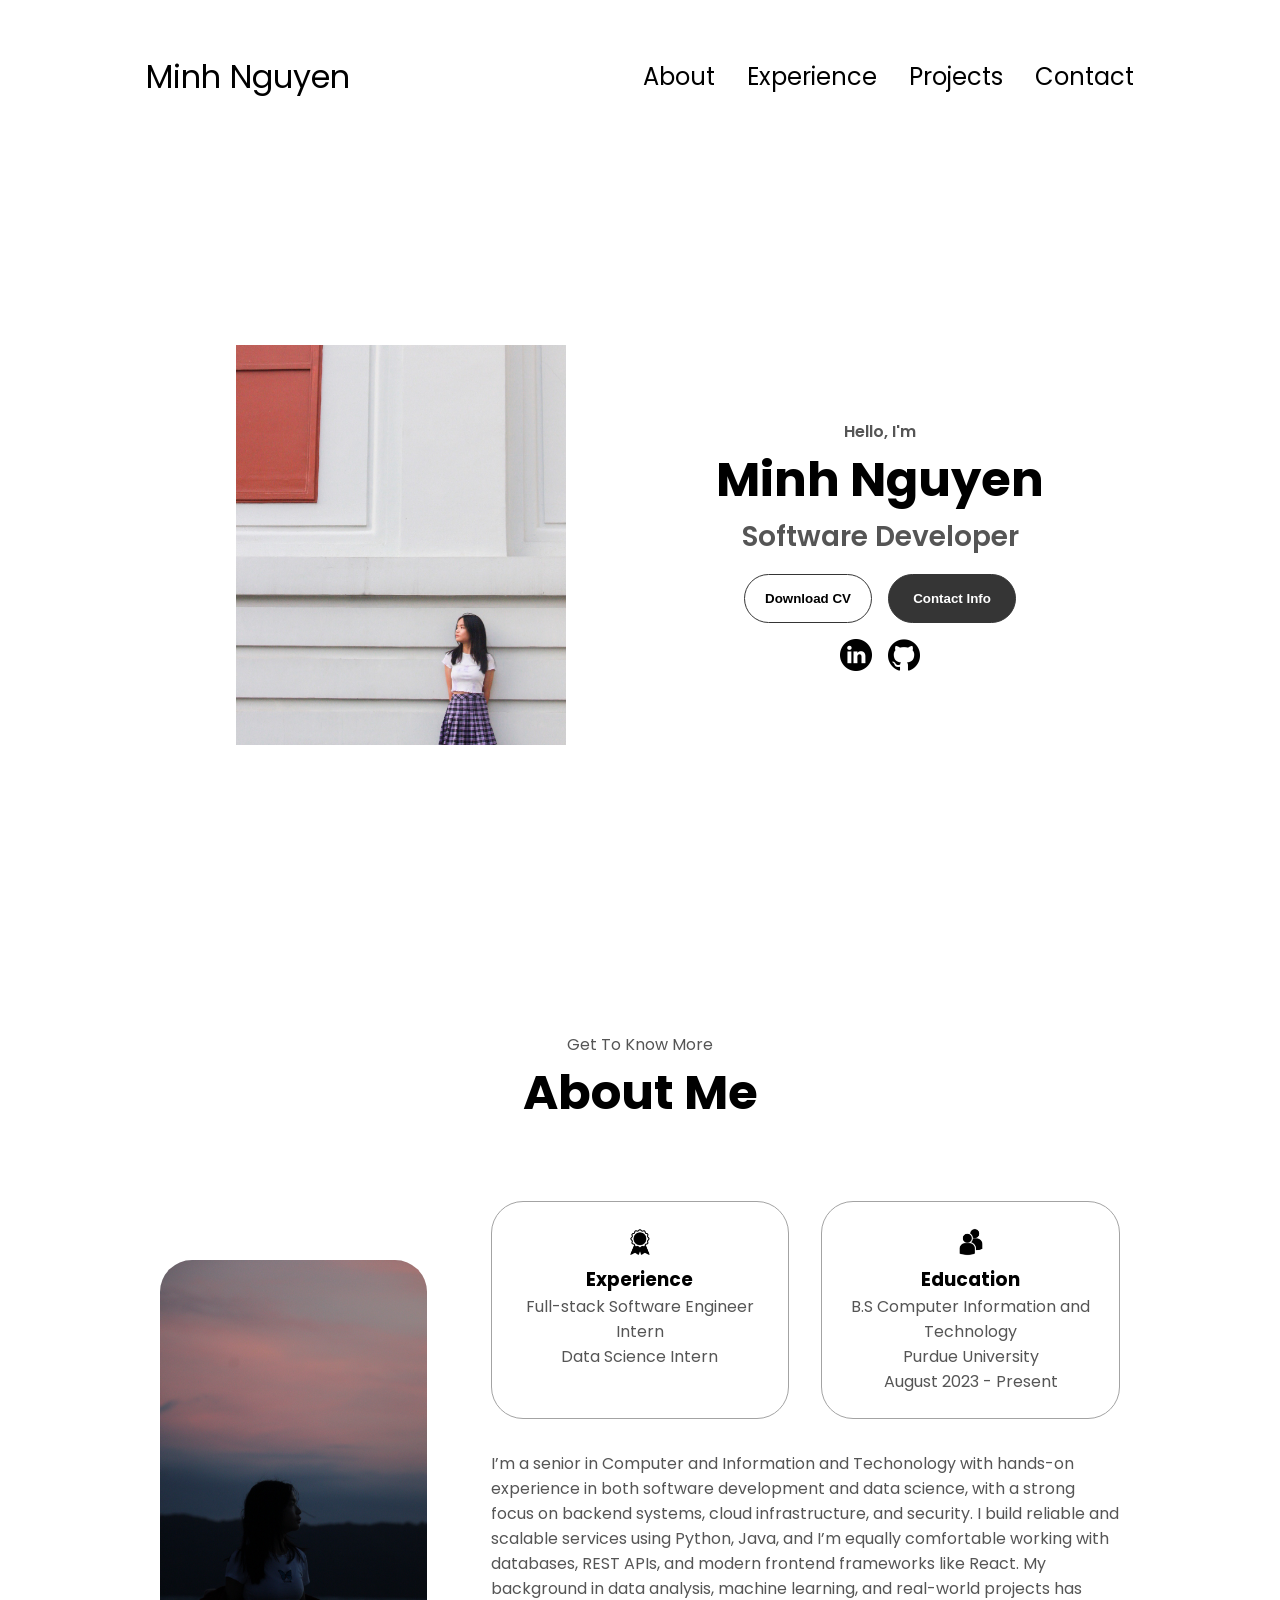
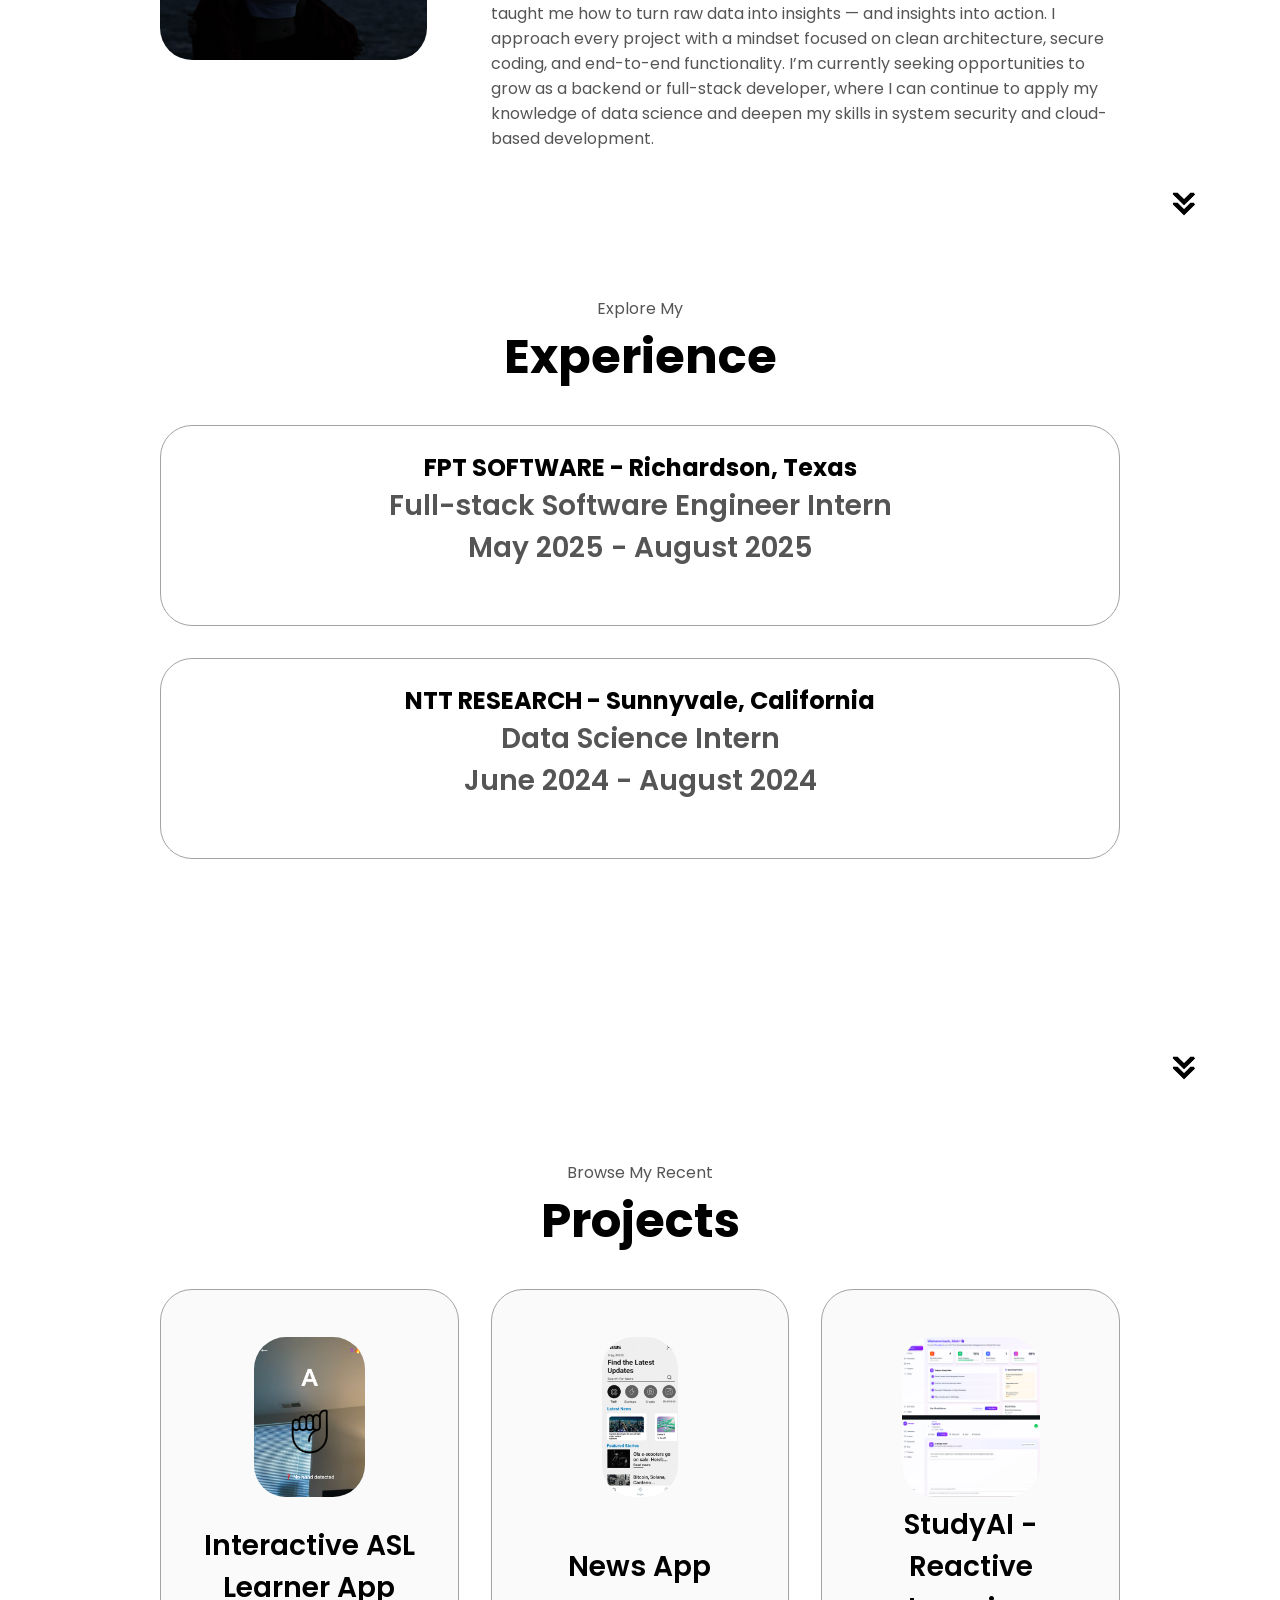
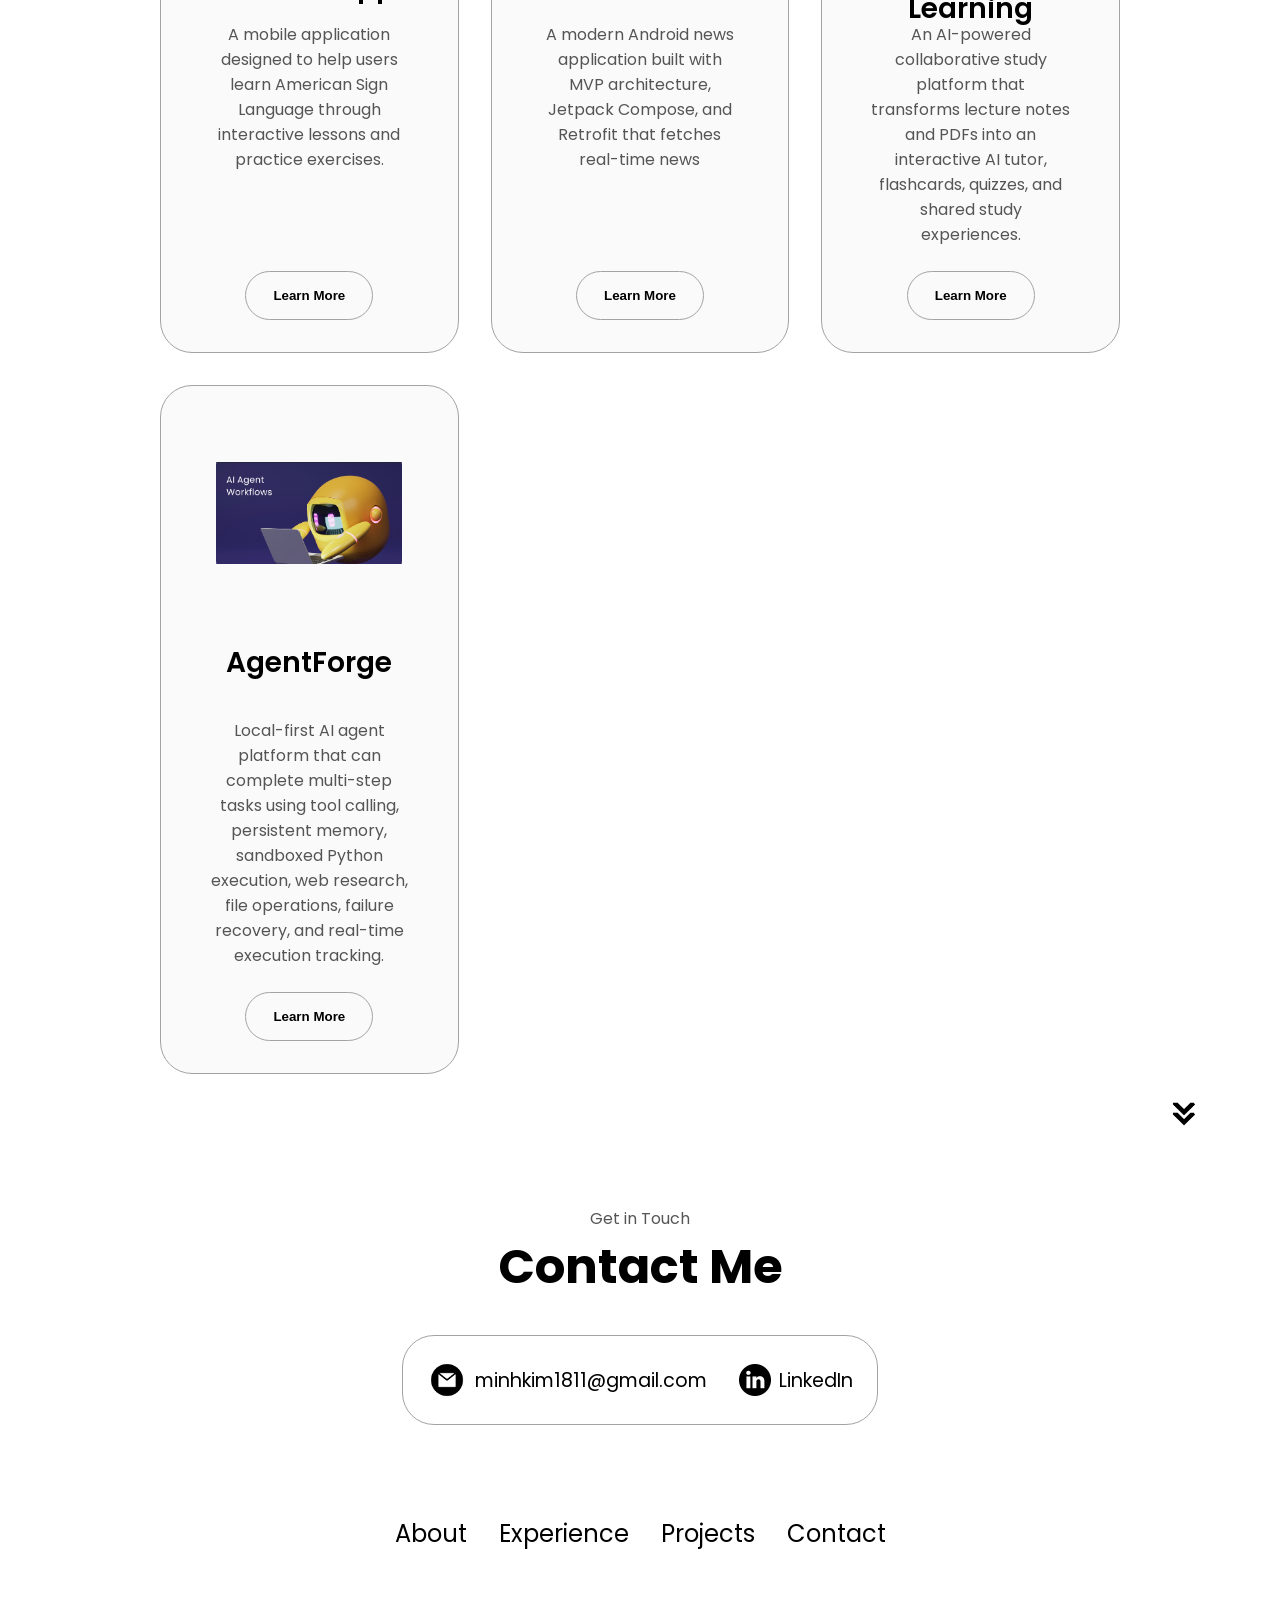
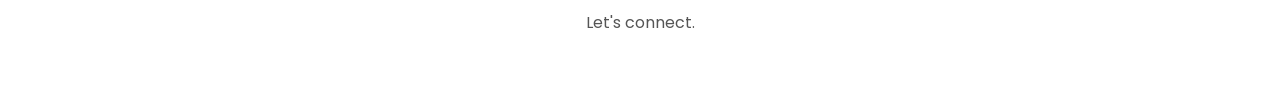
<file: index.html>
<!DOCTYPE html>
<html lang="en">
  <head>
    <meta charset="UTF-8" />
    <meta http-equiv="X-UA-Compatible" content="IE=edge" />
    <meta name="viewport" content="width=device-width, initial-scale=1.0" />
    <title>Minh Nguyen</title>
    <link rel="stylesheet" href="style.css" />
    <link rel="stylesheet" href="mediaqueries.css" />
  </head>
  <body>
    <nav id="desktop-nav">
      <div class="logo">Minh Nguyen</div>
      <div>
        <ul class="nav-links">
          <li><a href="#about">About</a></li>
          <li><a href="#experience">Experience</a></li>
          <li><a href="#projects">Projects</a></li>
          <li><a href="#contact">Contact</a></li>
        </ul>
      </div>
    </nav>
    <nav id="hamburger-nav">
      <div class="logo">Minh Nguyen</div>
      <div class="hamburger-menu">
        <div class="hamburger-icon" onclick="toggleMenu()">
          <span></span>
          <span></span>
          <span></span>
        </div>
        <div class="menu-links">
          <li><a href="#about" onclick="toggleMenu()">About</a></li>
          <li><a href="#experience" onclick="toggleMenu()">Experience</a></li>
          <li><a href="#projects" onclick="toggleMenu()">Projects</a></li>
          <li><a href="#contact" onclick="toggleMenu()">Contact</a></li>
        </div>
      </div>
    </nav>
    <section id="profile">
      <div class="section__pic-container">
        <img src="./assets/profile-pic.JPG" alt="Minh Nguyen profile picture" />
      </div>
      <div class="section__text">
        <p class="section__text__p1">Hello, I'm</p>
        <h1 class="title">Minh Nguyen</h1>
        <p class="section__text__p2">Software Developer</p>
        <div class="btn-container">
          <button
            class="btn btn-color-2"
            onclick="window.open('./assets/resume.pdf')"
          >
            Download CV
          </button>
          <button class="btn btn-color-1" onclick="location.href='#contact'">
            Contact Info
          </button>
        </div>
        <div id="socials-container">
          <img
            src="./assets/linkedin.png"
            alt="My LinkedIn profile"
            class="icon"
            onclick="location.href='www.linkedin.com/in/minh-nguyen01'"
          />
          <img
            src="./assets/github.png"
            alt="My Github profile"
            class="icon"
            onclick="location.href='https://github.com/minhnguyen18'"
          />
        </div>
      </div>
    </section>
    <section id="about">
      <p class="section__text__p1">Get To Know More</p>
      <h1 class="title">About Me</h1>
      <div class="section-container">
        <div class="section__pic-container">
          <img
            src="./assets/about-pic.JPG"
            alt="Profile picture"
            class="about-pic"
          />
        </div>
        <div class="about-details-container">
          <div class="about-containers">
            <div class="details-container">
              <img
                src="./assets/experience.png"
                alt="Experience icon"
                class="icon"
              />
              <h3>Experience</h3>
              <p>Full-stack Software Engineer Intern <br />Data Science Intern</p>
            </div>
            <div class="details-container">
              <img
                src="./assets/education.png"
                alt="Education icon"
                class="icon"
              />
              <h3>Education</h3>
              <p>B.S Computer Information and Technology<br />Purdue University<br />August 2023 - Present</p>
            </div>
          </div>
          <div class="text-container">
            <p>
              I’m a senior in Computer and Information and Techonology with hands-on experience in both software development and data science, with a strong focus on backend systems, cloud infrastructure, and security. I build reliable and scalable services using Python, Java, and I’m equally comfortable working with databases, REST APIs, and modern frontend frameworks like React.
              My background in data analysis, machine learning, and real-world projects has taught me how to turn raw data into insights — and insights into action. I approach every project with a mindset focused on clean architecture, secure coding, and end-to-end functionality.
              I’m currently seeking opportunities to grow as a backend or full-stack developer, where I can continue to apply my knowledge of data science and deepen my skills in system security and cloud-based development.
            </p>
          </div>
        </div>
      </div>
      <img
        src="./assets/arrow.png"
        alt="Arrow icon"
        class="icon arrow"
        onclick="location.href='./#experience'"
      />
    </section>
    <section id="experience">
      <p class="section__text__p1">Explore My</p>
      <h1 class="title">Experience</h1>
      <div class="experience-details-container">
        
        <div class="about-containers">
          <div class="details-container">
            <h2>FPT SOFTWARE - Richardson, Texas</h2>
              <p class="experience-sub-title">Full-stack Software Engineer Intern<br/>May 2025 - August 2025</p>
                <div class="text-container"></div>
            </div>
          </div>
          <div class="details-container">
            <h2>NTT RESEARCH - Sunnyvale, California</h2>
              <p class="experience-sub-title">Data Science Intern<br/>June 2024 - August 2024</p>
            
          </div>

          
        </div>
      </div>
      <img
        src="./assets/arrow.png"
        alt="Arrow icon"
        class="icon arrow"
        onclick="location.href='./#projects'"
      />
    </section>
    <section id="projects">
      <p class="section__text__p1">Browse My Recent</p>
      <h1 class="title">Projects</h1>
      <div class="experience-details-container">
        <div class="about-containers">
          <div class="details-container color-container">
            <div class="article-container">
              <img
                src="./assets/project-1.png"
                alt="Project 1"
                class="project-img"
              />
            </div>
            <h2 class="experience-sub-title project-title">Interactive ASL Learner App</h2>
            <p>A mobile application designed to help users learn American Sign Language through interactive lessons and practice exercises.</p>
            <div class="btn-container">
              <button
                class="btn btn-color-2 project-btn"
                onclick="location.href='https://github.com/minhnguyen18/ASL-Learner'"
              >
                Learn More
              </button>
              
            </div>
          </div>

          <div class="details-container color-container">
            <div class="article-container">
              <img
                src="./assets/project-2.png"
                alt="Project 2"
                class="project-img"
              />
            </div>
            <h2 class="experience-sub-title project-title">News App</h2>
            <p>A modern Android news application built with MVP architecture, Jetpack Compose, and Retrofit that fetches real-time news
              
            </p>
            <div class="btn-container">
              <button
                class="btn btn-color-2 project-btn"
                onclick="location.href='https://github.com/minhnguyen18/News'"
              >
                Learn More
              </button>
              
            </div>
          </div>

          <div class="details-container color-container">
            <div class="article-container">
              <img
                src="./assets/project-3.png"
                alt="Project 3"
                class="project-img"
              />
            </div>
            <h2 class="experience-sub-title project-title">StudyAI - Reactive Learning</h2>
            <p>An AI-powered collaborative study platform that transforms lecture notes and PDFs into an interactive AI tutor, flashcards, quizzes, and shared study experiences.</p>
            <div class="btn-container">
              <button
                class="btn btn-color-2 project-btn"
                onclick="location.href='https://github.com/minhnguyen18/ReactiveLearning'"
              >
                Learn More
              </button>
              
            </div>
          </div>
          <div class="details-container color-container">
            <div class="article-container">
              <img
                src="./assets/project-4.png"
                alt="Project 4"
                class="project-img"
              />
            </div>
            <h2 class="experience-sub-title project-title">AgentForge</h2>
            <p>Local-first AI agent platform that can complete multi-step tasks using tool calling, persistent memory, sandboxed Python execution, web research, file operations, failure recovery, and real-time execution tracking.</p>
            <div class="btn-container">
              <button
                class="btn btn-color-2 project-btn"
                onclick="location.href='https://github.com/minhnguyen18/AgentForge'"
              >
                Learn More
              </button>
              
            </div>
          </div>
        </div>
      </div>
      <img
        src="./assets/arrow.png"
        alt="Arrow icon"
        class="icon arrow"
        onclick="location.href='./#contact'"
      />
    </section>
    <section id="contact">
      <p class="section__text__p1">Get in Touch</p>
      <h1 class="title">Contact Me</h1>
      <div class="contact-info-upper-container">
        <div class="contact-info-container">
          <img
            src="./assets/email.png"
            alt="Email icon"
            class="icon contact-icon email-icon"
          />
          <p><a href="mailto:examplemail@gmail.com">minhkim1811@gmail.com</a></p>
        </div>
        <div class="contact-info-container">
          <img
            src="./assets/linkedin.png"
            alt="LinkedIn icon"
            class="icon contact-icon"
          />
          <p><a href="https://www.linkedin.com/in/minh-nguyen01/">LinkedIn</a></p>
        </div>
      </div>
    </section>
    <footer>
      <nav>
        <div class="nav-links-container">
          <ul class="nav-links">
            <li><a href="#about">About</a></li>
            <li><a href="#experience">Experience</a></li>
            <li><a href="#projects">Projects</a></li>
            <li><a href="#contact">Contact</a></li>
          </ul>
        </div>
      </nav>
      <p>Let's connect.</p>
    </footer>
    <script src="script.js"></script>
  </body>
</html>
</file>
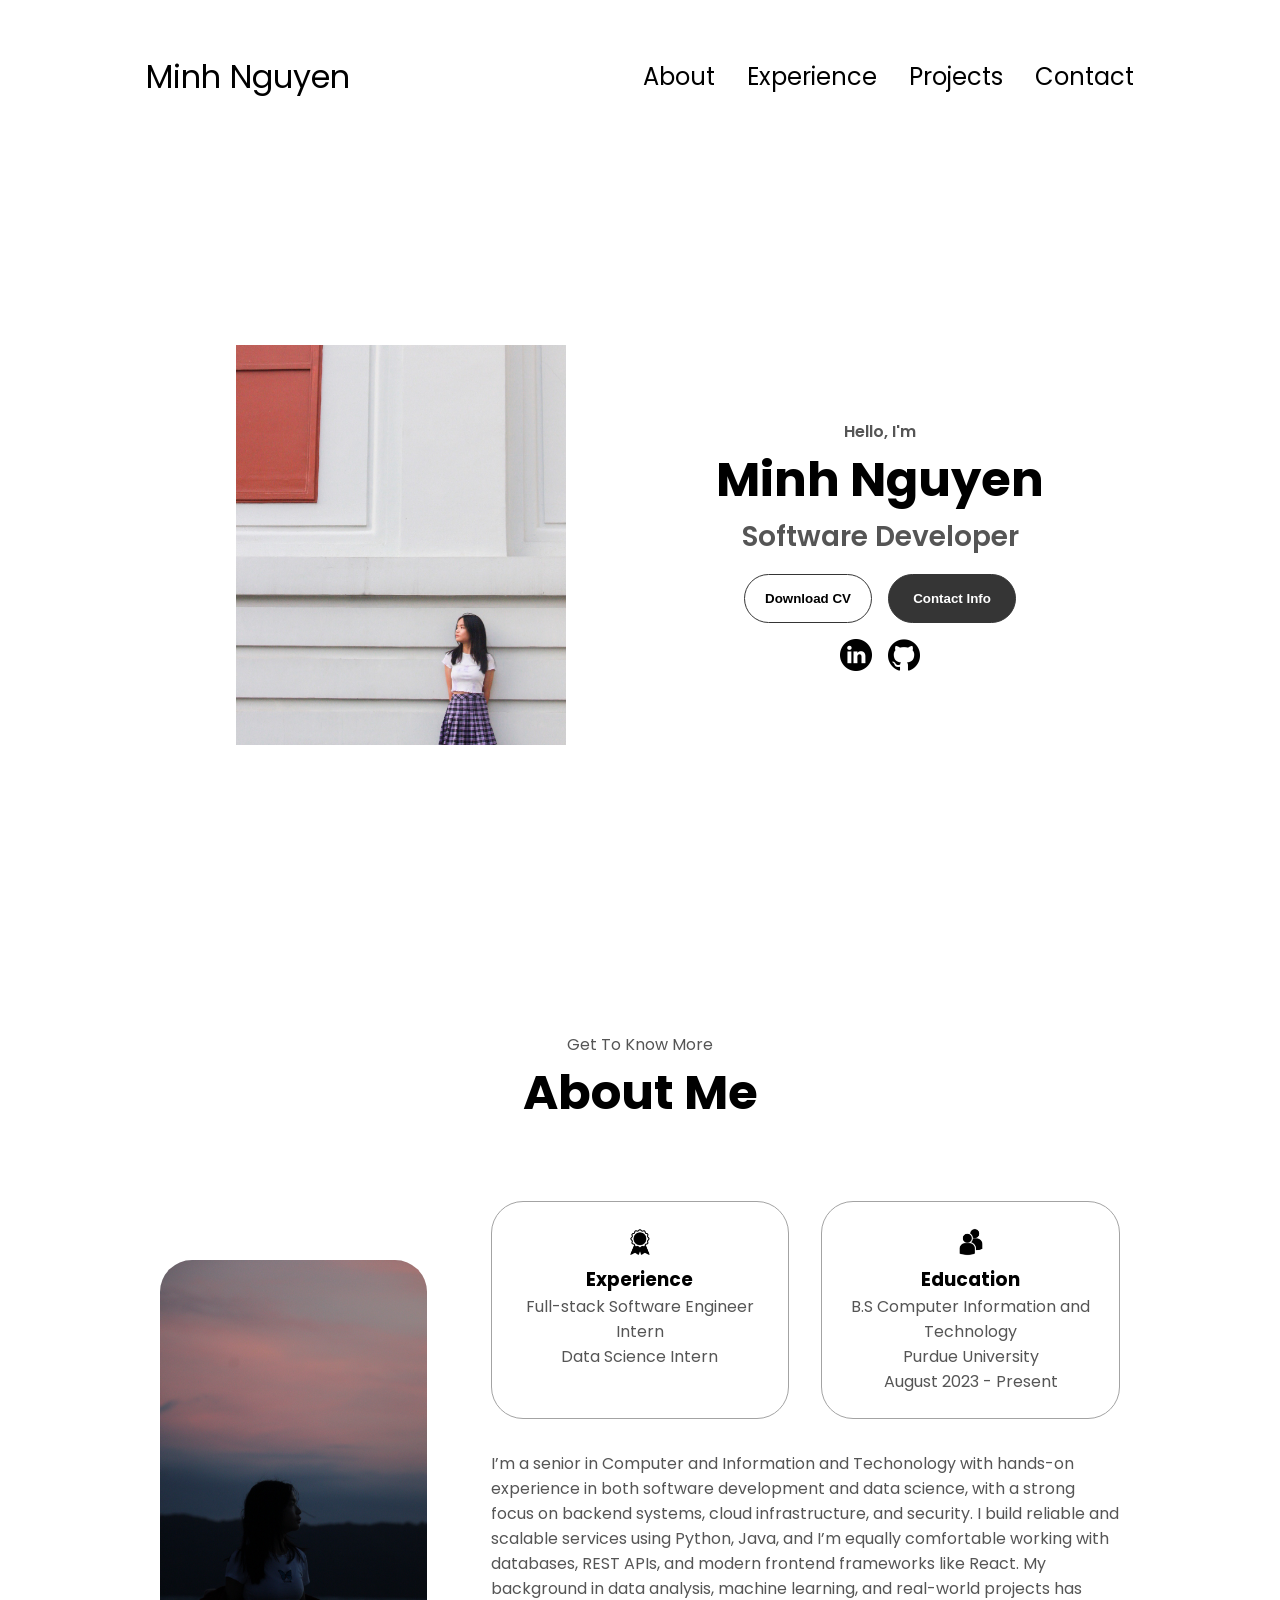
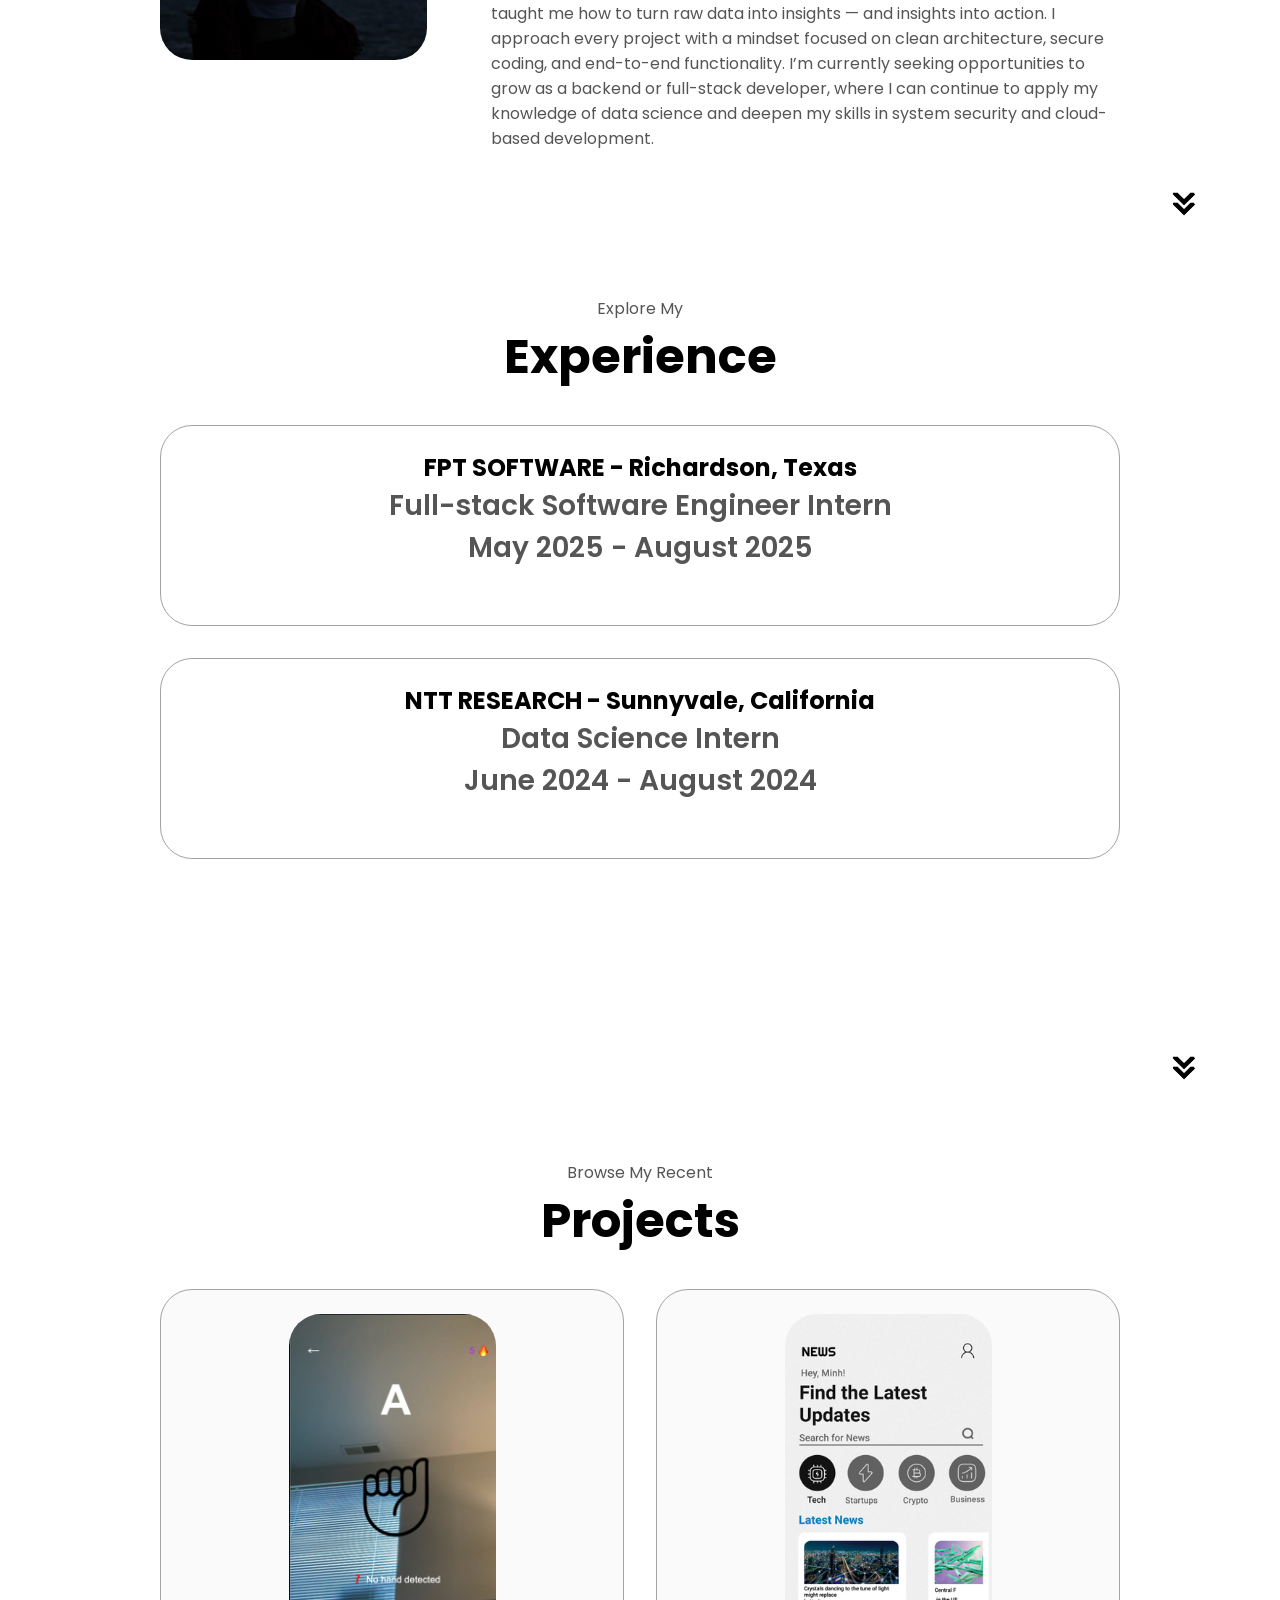
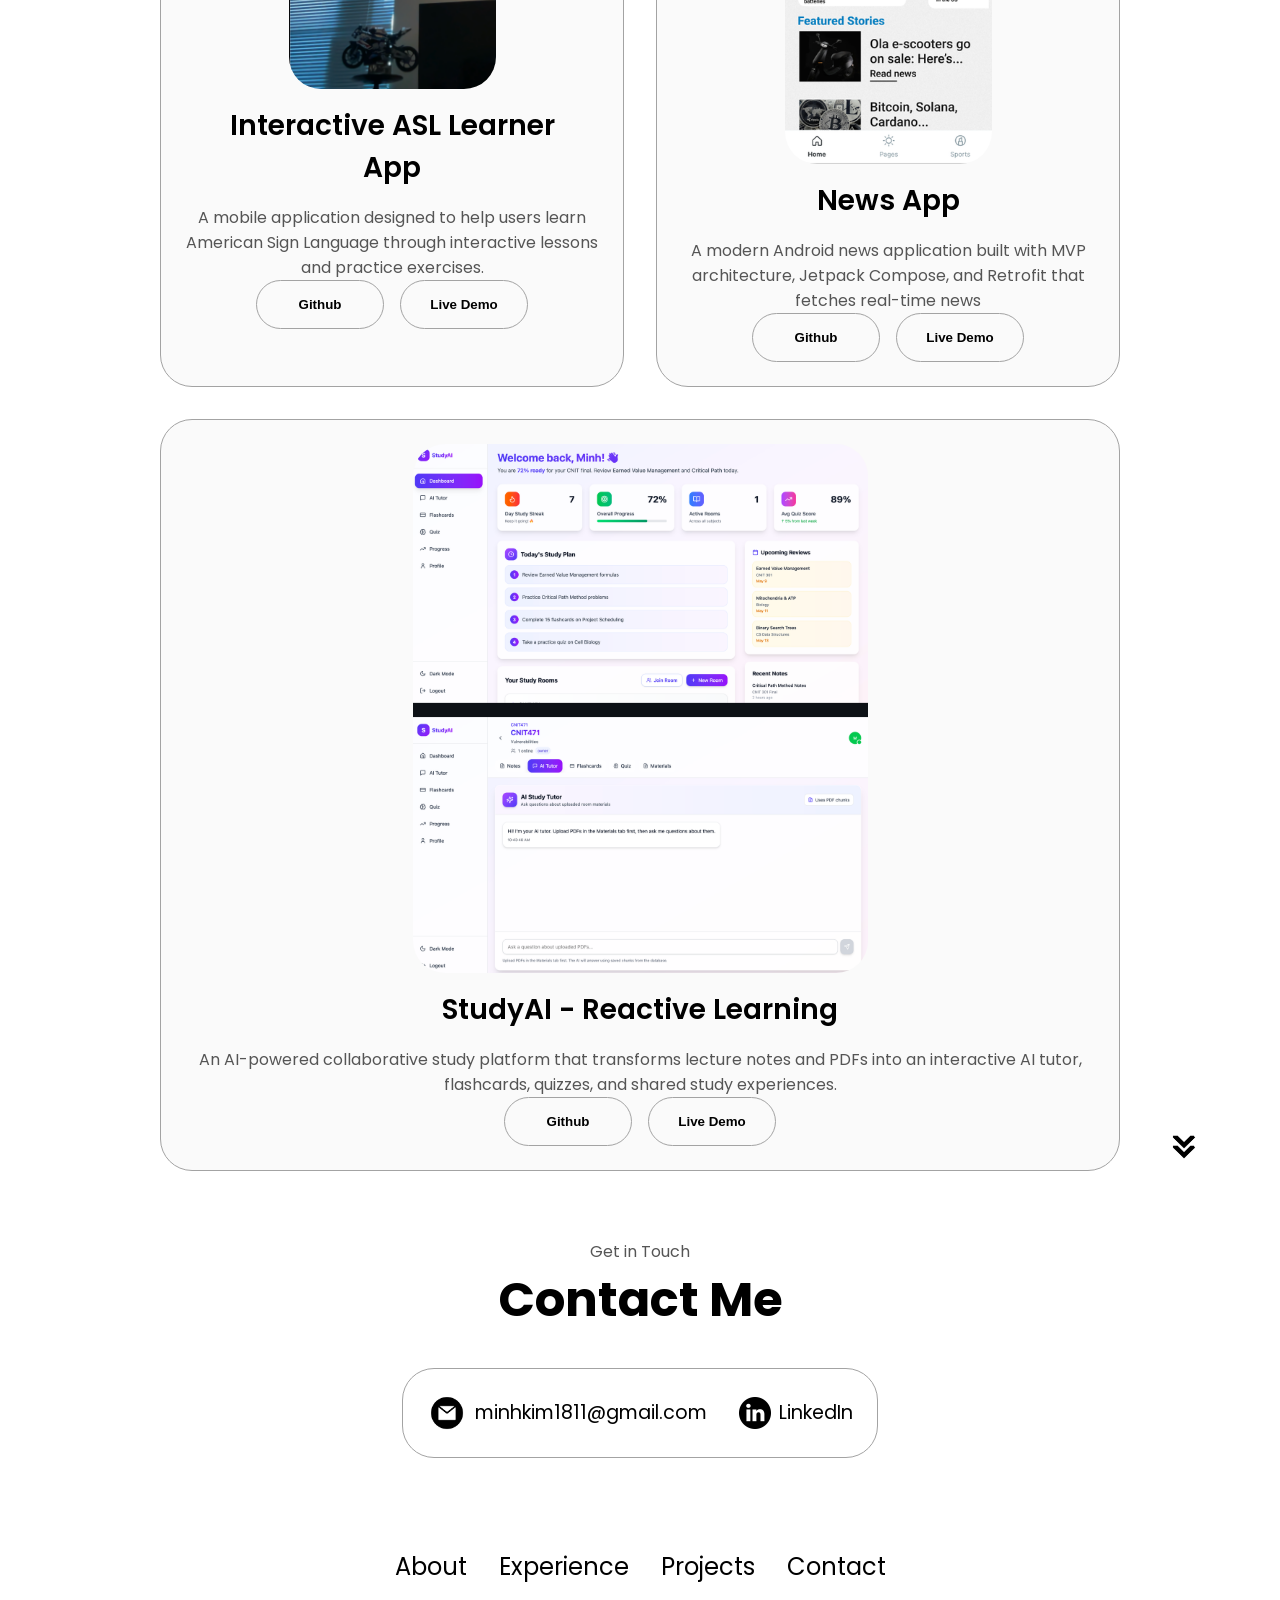
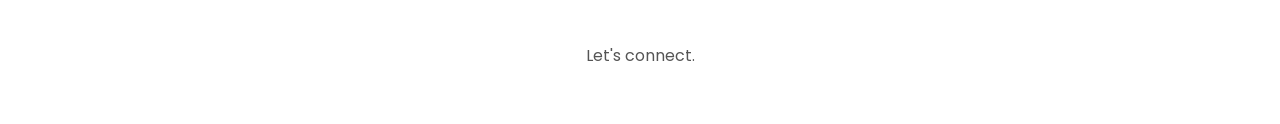
<file: portfolio-main/index.html>
<!DOCTYPE html>
<html lang="en">
  <head>
    <meta charset="UTF-8" />
    <meta http-equiv="X-UA-Compatible" content="IE=edge" />
    <meta name="viewport" content="width=device-width, initial-scale=1.0" />
    <title>Minh Nguyen</title>
    <link rel="stylesheet" href="style.css" />
    <link rel="stylesheet" href="mediaqueries.css" />
  </head>
  <body>
    <nav id="desktop-nav">
      <div class="logo">Minh Nguyen</div>
      <div>
        <ul class="nav-links">
          <li><a href="#about">About</a></li>
          <li><a href="#experience">Experience</a></li>
          <li><a href="#projects">Projects</a></li>
          <li><a href="#contact">Contact</a></li>
        </ul>
      </div>
    </nav>
    <nav id="hamburger-nav">
      <div class="logo">Minh Nguyen</div>
      <div class="hamburger-menu">
        <div class="hamburger-icon" onclick="toggleMenu()">
          <span></span>
          <span></span>
          <span></span>
        </div>
        <div class="menu-links">
          <li><a href="#about" onclick="toggleMenu()">About</a></li>
          <li><a href="#experience" onclick="toggleMenu()">Experience</a></li>
          <li><a href="#projects" onclick="toggleMenu()">Projects</a></li>
          <li><a href="#contact" onclick="toggleMenu()">Contact</a></li>
        </div>
      </div>
    </nav>
    <section id="profile">
      <div class="section__pic-container">
        <img src="./assets/profile-pic.JPG" alt="Minh Nguyen profile picture" />
      </div>
      <div class="section__text">
        <p class="section__text__p1">Hello, I'm</p>
        <h1 class="title">Minh Nguyen</h1>
        <p class="section__text__p2">Software Developer</p>
        <div class="btn-container">
          <button
            class="btn btn-color-2"
            onclick="window.open('./assets/resume.pdf')"
          >
            Download CV
          </button>
          <button class="btn btn-color-1" onclick="location.href='#contact'">
            Contact Info
          </button>
        </div>
        <div id="socials-container">
          <img
            src="./assets/linkedin.png"
            alt="My LinkedIn profile"
            class="icon"
            onclick="location.href='https://www.linkedin.com/in/minh-nguyen01/'"
          />
          <img
            src="./assets/github.png"
            alt="My Github profile"
            class="icon"
            onclick="location.href='https://github.com/minhnguyen18'"
          />
        </div>
      </div>
    </section>
    <section id="about">
      <p class="section__text__p1">Get To Know More</p>
      <h1 class="title">About Me</h1>
      <div class="section-container">
        <div class="section__pic-container">
          <img
            src="./assets/about-pic.JPG"
            alt="Profile picture"
            class="about-pic"
          />
        </div>
        <div class="about-details-container">
          <div class="about-containers">
            <div class="details-container">
              <img
                src="./assets/experience.png"
                alt="Experience icon"
                class="icon"
              />
              <h3>Experience</h3>
              <p>Full-stack Software Engineer Intern <br />Data Science Intern</p>
            </div>
            <div class="details-container">
              <img
                src="./assets/education.png"
                alt="Education icon"
                class="icon"
              />
              <h3>Education</h3>
              <p>B.S Computer Information and Technology<br />Purdue University<br />August 2023 - Present</p>
            </div>
          </div>
          <div class="text-container">
            <p>
              I’m a senior in Computer and Information and Techonology with hands-on experience in both software development and data science, with a strong focus on backend systems, cloud infrastructure, and security. I build reliable and scalable services using Python, Java, and I’m equally comfortable working with databases, REST APIs, and modern frontend frameworks like React.
              My background in data analysis, machine learning, and real-world projects has taught me how to turn raw data into insights — and insights into action. I approach every project with a mindset focused on clean architecture, secure coding, and end-to-end functionality.
              I’m currently seeking opportunities to grow as a backend or full-stack developer, where I can continue to apply my knowledge of data science and deepen my skills in system security and cloud-based development.
            </p>
          </div>
        </div>
      </div>
      <img
        src="./assets/arrow.png"
        alt="Arrow icon"
        class="icon arrow"
        onclick="location.href='./#experience'"
      />
    </section>
    <section id="experience">
      <p class="section__text__p1">Explore My</p>
      <h1 class="title">Experience</h1>
      <div class="experience-details-container">
        
        <div class="about-containers">
          <div class="details-container">
            <h2>FPT SOFTWARE - Richardson, Texas</h2>
              <p class="experience-sub-title">Full-stack Software Engineer Intern<br/>May 2025 - August 2025</p>
                <div class="text-container"></div>
            </div>
          </div>
          <div class="details-container">
            <h2>NTT RESEARCH - Sunnyvale, California</h2>
              <p class="experience-sub-title">Data Science Intern<br/>June 2024 - August 2024</p>
            
          </div>

          
        </div>
      </div>
      <img
        src="./assets/arrow.png"
        alt="Arrow icon"
        class="icon arrow"
        onclick="location.href='./#projects'"
      />
    </section>
    <section id="projects">
      <p class="section__text__p1">Browse My Recent</p>
      <h1 class="title">Projects</h1>
      <div class="experience-details-container">
        <div class="about-containers">
          <div class="details-container color-container">
            <div class="article-container">
              <img
                src="./assets/project-1.png"
                alt="Project 1"
                class="project-img"
              />
            </div>
            <h2 class="experience-sub-title project-title">Interactive ASL Learner App</h2>
            <p>A mobile application designed to help users learn American Sign Language through interactive lessons and practice exercises.</p>
            <div class="btn-container">
              <button
                class="btn btn-color-2 project-btn"
                onclick="location.href='https://github.com/minhnguyen18/ASL-Learner'"
              >
                Github
              </button>
              <button
                class="btn btn-color-2 project-btn"
                onclick="location.href='https://github.com/'"
              >
                Live Demo
              </button>
            </div>
          </div>
          <div class="details-container color-container">
            <div class="article-container">
              <img
                src="./assets/project-2.png"
                alt="Project 2"
                class="project-img"
              />
            </div>
            <h2 class="experience-sub-title project-title">News App</h2>
            <p>A modern Android news application built with MVP architecture, Jetpack Compose, and Retrofit that fetches real-time news
              
            </p>
            <div class="btn-container">
              <button
                class="btn btn-color-2 project-btn"
                onclick="location.href='https://github.com/minhnguyen18/News'"
              >
                Github
              </button>
              <button
                class="btn btn-color-2 project-btn"
                onclick="location.href='https://github.com/'"
              >
                Live Demo
              </button>
            </div>
          </div>
          <div class="details-container color-container">
            <div class="article-container">
              <img
                src="./assets/project-3.png"
                alt="Project 3"
                class="project-img"
              />
            </div>
            <h2 class="experience-sub-title project-title">StudyAI - Reactive Learning</h2>
            <p>An AI-powered collaborative study platform that transforms lecture notes and PDFs into an interactive AI tutor, flashcards, quizzes, and shared study experiences.</p>
            <div class="btn-container">
              <button
                class="btn btn-color-2 project-btn"
                onclick="location.href='https://github.com/minhnguyen18/ReactiveLearning'"
              >
                Github
              </button>
              <button
                class="btn btn-color-2 project-btn"
                onclick="location.href='https://github.com/'"
              >
                Live Demo
              </button>
            </div>
          </div>
        </div>
      </div>
      <img
        src="./assets/arrow.png"
        alt="Arrow icon"
        class="icon arrow"
        onclick="location.href='./#contact'"
      />
    </section>
    <section id="contact">
      <p class="section__text__p1">Get in Touch</p>
      <h1 class="title">Contact Me</h1>
      <div class="contact-info-upper-container">
        <div class="contact-info-container">
          <img
            src="./assets/email.png"
            alt="Email icon"
            class="icon contact-icon email-icon"
          />
          <p><a href="mailto:examplemail@gmail.com">minhkim1811@gmail.com</a></p>
        </div>
        <div class="contact-info-container">
          <img
            src="./assets/linkedin.png"
            alt="LinkedIn icon"
            class="icon contact-icon"
          />
          <p><a href="https://www.linkedin.com/in/minh-nguyen01/">LinkedIn</a></p>
        </div>
      </div>
    </section>
    <footer>
      <nav>
        <div class="nav-links-container">
          <ul class="nav-links">
            <li><a href="#about">About</a></li>
            <li><a href="#experience">Experience</a></li>
            <li><a href="#projects">Projects</a></li>
            <li><a href="#contact">Contact</a></li>
          </ul>
        </div>
      </nav>
      <p>Let's connect.</p>
    </footer>
    <script src="script.js"></script>
  </body>
</html>
</file>
<file: style.css>
/* GENERAL */

@import url("https://fonts.googleapis.com/css2?family=Poppins:wght@300;400;500;600&display=swap");

* {
  margin: 0;
  padding: 0;
}

body {
  font-family: "Poppins", sans-serif;
}

html {
  scroll-behavior: smooth;
}

p {
  color: rgb(85, 85, 85);
}

/* TRANSITION */

a,
.btn {
  transition: all 300ms ease;
}

/* DESKTOP NAV */

nav,
.nav-links {
  display: flex;
}

nav {
  justify-content: space-around;
  align-items: center;
  height: 17vh;
}

.nav-links {
  gap: 2rem;
  list-style: none;
  font-size: 1.5rem;
}

a {
  color: black;
  text-decoration: none;
  text-decoration-color: white;
}

a:hover {
  color: grey;
  text-decoration: underline;
  text-underline-offset: 1rem;
  text-decoration-color: rgb(181, 181, 181);
}

.logo {
  font-size: 2rem;
}

.logo:hover {
  cursor: default;
}

/* HAMBURGER MENU */

#hamburger-nav {
  display: none;
}

.hamburger-menu {
  position: relative;
  display: inline-block;
}

.hamburger-icon {
  display: flex;
  flex-direction: column;
  justify-content: space-between;
  height: 24px;
  width: 30px;
  cursor: pointer;
}

.hamburger-icon span {
  width: 100%;
  height: 2px;
  background-color: black;
  transition: all 0.3 ease-in-out;
}

.menu-links {
  position: absolute;
  top: 100%;
  right: 0;
  background-color: white;
  width: fit-content;
  max-height: 0;
  overflow: hidden;
  transition: all 0.3 ease-in-out;
}

.menu-links a {
  display: block;
  padding: 10px;
  text-align: center;
  font-size: 1.5rem;
  color: black;
  text-decoration: none;
  transition: all 0.3 ease-in-out;
}

.menu-links li {
  list-style: none;
}

.menu-links.open {
  max-height: 300px;
}

.hamburger-icon.open span:first-child {
  transform: rotate(45deg) translate(10px, 5px);
}

.hamburger-icon.open span:nth-child(2) {
  opacity: 0;
}

.hamburger-icon.open span:last-child {
  transform: rotate(-45deg) translate(10px, -5px);
}

.hamburger-icon span:first-child {
  transform: none;
}

.hamburger-icon span:first-child {
  opacity: 1;
}

.hamburger-icon span:first-child {
  transform: none;
}

/* SECTIONS */

section {
  padding-top: 4vh;
  height: 96vh;
  margin: 0 10rem;
  box-sizing: border-box;
  min-height: fit-content;
}

.section-container {
  display: flex;
}

/* PROFILE SECTION */

#profile {
  display: flex;
  justify-content: center;
  gap: 5rem;
  height: 80vh;
}

.section__pic-container {
  display: flex;
  height: 400px;
  width: 400px;
  margin: auto 0;
}

.section__text {
  align-self: center;
  text-align: center;
}

.section__text p {
  font-weight: 600;
}

.section__text__p1 {
  text-align: center;
}

.section__text__p2 {
  font-size: 1.75rem;
  margin-bottom: 1rem;
}

.title {
  font-size: 3rem;
  text-align: center;
}

#socials-container {
  display: flex;
  justify-content: center;
  margin-top: 1rem;
  gap: 1rem;
}

/* ICONS */

.icon {
  cursor: pointer;
  height: 2rem;
}

/* BUTTONS */

.btn-container {
  display: flex;
  justify-content: center;
  gap: 1rem;
}

.btn {
  font-weight: 600;
  transition: all 300ms ease;
  padding: 1rem;
  width: 8rem;
  border-radius: 2rem;
}

.btn-color-1,
.btn-color-2 {
  border: rgb(53, 53, 53) 0.1rem solid;
}

.btn-color-1:hover,
.btn-color-2:hover {
  cursor: pointer;
}

.btn-color-1,
.btn-color-2:hover {
  background: rgb(53, 53, 53);
  color: white;
}

.btn-color-1:hover {
  background: rgb(0, 0, 0);
}

.btn-color-2 {
  background: none;
}

.btn-color-2:hover {
  border: rgb(255, 255, 255) 0.1rem solid;
}

.btn-container {
  gap: 1rem;
}

/* ABOUT SECTION */

#about {
  position: relative;
}

.about-containers {
  gap: 2rem;
  margin-bottom: 2rem;
  margin-top: 2rem;
}

.about-details-container {
  justify-content: center;
  flex-direction: column;
}

.about-containers,
.about-details-container {
  display: flex;
}

.about-pic {
  border-radius: 2rem;
}

.arrow {
  position: absolute;
  right: -5rem;
  bottom: 2.5rem;
}

.details-container {
  padding: 1.5rem;
  flex: 1;
  background: white;
  border-radius: 2rem;
  border: rgb(53, 53, 53) 0.1rem solid;
  border-color: rgb(163, 163, 163);
  text-align: center;
}

.section-container {
  gap: 4rem;
  height: 80%;
}

.section__pic-container {
  height: 400px;
  width: 400px;
  margin: auto 0;
}

/* EXPERIENCE SECTION */

#experience {
  position: relative;
}

.experience-sub-title {
  color: rgb(85, 85, 85);
  font-weight: 600;
  font-size: 1.75rem;
  margin-bottom: 2rem;
}

.experience-details-container {
  display: flex;
  justify-content: center;
  flex-direction: column;
}

.article-container {
  display: flex;
  text-align: initial;
  flex-wrap: wrap;
  flex-direction: row;
  gap: 2.5rem;
  justify-content: space-around;
}

article {
  display: flex;
  width: 10rem;
  justify-content: space-around;
  gap: 0.5rem;
}

article .icon {
  cursor: default;
}


/* PROJECTS SECTION */

#projects {
  position: relative;
  height: fit-content;
  min-height: 96vh;
  padding-bottom: 4rem;
}

/* 3 cards per row */
#projects .about-containers {
  display: grid;
  grid-template-columns: repeat(3, 1fr);
  gap: 2rem;
  align-items: stretch;
}

/* Each project card */
#projects .details-container {
  width: 100%;
  box-sizing: border-box;

  display: grid;

  /* image | title | description | button */
  grid-template-rows: 190px 110px 1fr auto;

  min-height: 650px;
  padding: 2rem;
}

.color-container {
  border-color: rgb(163, 163, 163);
  background: rgb(250, 250, 250);
}


/* SAME IMAGE AREA */
#projects .article-container {
  height: 190px;
  display: flex;
  align-items: center;
  justify-content: center;
}

.project-img {
  width: auto;
  height: 160px;
  max-width: 80%;
  object-fit: contain;
  border-radius: 2rem;
}


/* SAME TITLE AREA */
.project-title {
  margin: 0;
  color: black;

  display: flex;
  justify-content: center;
  align-items: center;

  text-align: center;
}


/* SAME DESCRIPTION AREA */
#projects .details-container > p {
  text-align: center;
  margin: 0;
  padding: 0 1rem;

  display: flex;
  justify-content: center;
  align-items: flex-start;
}


/* BUTTONS ALIGN AT BOTTOM */
#projects .btn-container {
  margin-top: 1.5rem;
  align-self: end;
}

.project-btn {
  color: black;
  border-color: rgb(163, 163, 163);
}

/* CONTACT */

#contact {
  display: flex;
  justify-content: center;
  flex-direction: column;
  height: 70vh;
}

.contact-info-upper-container {
  display: flex;
  justify-content: center;
  border-radius: 2rem;
  border: rgb(53, 53, 53) 0.1rem solid;
  border-color: rgb(163, 163, 163);
  background: (250, 250, 250);
  margin: 2rem auto;
  padding: 0.5rem;
}

.contact-info-container {
  display: flex;
  align-items: center;
  justify-content: center;
  gap: 0.5rem;
  margin: 1rem;
}

.contact-info-container p {
  font-size: larger;
}

.contact-icon {
  cursor: default;
}

.email-icon {
  height: 2.5rem;
}

/* FOOTER SECTION */

footer {
  height: 26vh;
  margin: 0 1rem;
}

footer p {
  text-align: center;
}
</file>
<file: mediaqueries.css>
@media screen and (max-width: 1400px) {
  #profile {
    height: 83vh;
    margin-bottom: 6rem;
  }

  .about-containers {
    flex-wrap: wrap;
  }

  #contact,
  #projects {
    height: fit-content;
  }
}


@media screen and (max-width: 1200px) {
  #desktop-nav {
    display: none;
  }

  #hamburger-nav {
    display: flex;
  }

  #experience,
  .experience-details-container {
    margin-top: 2rem;
  }

  #profile,
  .section-container {
    display: block;
  }

  .arrow {
    display: none;
  }

  section,
  .section-container {
    height: fit-content;
  }

  section {
    margin: 0 5%;
  }

  .section__pic-container {
    width: 275px;
    height: 275px;
    margin: 0 auto 2rem;
  }

  .about-containers {
    margin-top: 0;
  }

  /* PROJECTS: 2 cards per row on tablet */
  #projects .about-containers {
    grid-template-columns: repeat(2, 1fr);
    gap: 2rem;
  }
}


@media screen and (max-width: 600px) {
  #contact,
  footer {
    height: 40vh;
  }

  #profile {
    height: 83vh;
    margin-bottom: 0;
  }

  article {
    font-size: 1rem;
  }

  footer nav {
    height: fit-content;
    margin-bottom: 2rem;
  }

  .about-containers,
  .contact-info-upper-container,
  .btn-container {
    flex-wrap: wrap;
  }

  .contact-info-container {
    margin: 0;
  }

  .contact-info-container p,
  .nav-links li a {
    font-size: 1rem;
  }

  .experience-sub-title {
    font-size: 1.25rem;
  }

  .logo {
    font-size: 1.5rem;
  }

  .nav-links {
    flex-direction: column;
    gap: 0.5rem;
    text-align: center;
  }

  .section__pic-container {
    width: auto;
    height: 46vw;
    justify-content: center;
  }

  .section__text__p2 {
    font-size: 1.25rem;
  }

  .title {
    font-size: 2rem;
  }

  .text-container {
    text-align: justify;
  }

  /* PROJECTS: 1 card per row on mobile */
  #projects .about-containers {
    grid-template-columns: 1fr;
    gap: 1.5rem;
  }
}
</file>
<file: portfolio-main/style.css>
/* GENERAL */

@import url("https://fonts.googleapis.com/css2?family=Poppins:wght@300;400;500;600&display=swap");

* {
  margin: 0;
  padding: 0;
}

body {
  font-family: "Poppins", sans-serif;
}

html {
  scroll-behavior: smooth;
}

p {
  color: rgb(85, 85, 85);
}

/* TRANSITION */

a,
.btn {
  transition: all 300ms ease;
}

/* DESKTOP NAV */

nav,
.nav-links {
  display: flex;
}

nav {
  justify-content: space-around;
  align-items: center;
  height: 17vh;
}

.nav-links {
  gap: 2rem;
  list-style: none;
  font-size: 1.5rem;
}

a {
  color: black;
  text-decoration: none;
  text-decoration-color: white;
}

a:hover {
  color: grey;
  text-decoration: underline;
  text-underline-offset: 1rem;
  text-decoration-color: rgb(181, 181, 181);
}

.logo {
  font-size: 2rem;
}

.logo:hover {
  cursor: default;
}

/* HAMBURGER MENU */

#hamburger-nav {
  display: none;
}

.hamburger-menu {
  position: relative;
  display: inline-block;
}

.hamburger-icon {
  display: flex;
  flex-direction: column;
  justify-content: space-between;
  height: 24px;
  width: 30px;
  cursor: pointer;
}

.hamburger-icon span {
  width: 100%;
  height: 2px;
  background-color: black;
  transition: all 0.3 ease-in-out;
}

.menu-links {
  position: absolute;
  top: 100%;
  right: 0;
  background-color: white;
  width: fit-content;
  max-height: 0;
  overflow: hidden;
  transition: all 0.3 ease-in-out;
}

.menu-links a {
  display: block;
  padding: 10px;
  text-align: center;
  font-size: 1.5rem;
  color: black;
  text-decoration: none;
  transition: all 0.3 ease-in-out;
}

.menu-links li {
  list-style: none;
}

.menu-links.open {
  max-height: 300px;
}

.hamburger-icon.open span:first-child {
  transform: rotate(45deg) translate(10px, 5px);
}

.hamburger-icon.open span:nth-child(2) {
  opacity: 0;
}

.hamburger-icon.open span:last-child {
  transform: rotate(-45deg) translate(10px, -5px);
}

.hamburger-icon span:first-child {
  transform: none;
}

.hamburger-icon span:first-child {
  opacity: 1;
}

.hamburger-icon span:first-child {
  transform: none;
}

/* SECTIONS */

section {
  padding-top: 4vh;
  height: 96vh;
  margin: 0 10rem;
  box-sizing: border-box;
  min-height: fit-content;
}

.section-container {
  display: flex;
}

/* PROFILE SECTION */

#profile {
  display: flex;
  justify-content: center;
  gap: 5rem;
  height: 80vh;
}

.section__pic-container {
  display: flex;
  height: 400px;
  width: 400px;
  margin: auto 0;
}

.section__text {
  align-self: center;
  text-align: center;
}

.section__text p {
  font-weight: 600;
}

.section__text__p1 {
  text-align: center;
}

.section__text__p2 {
  font-size: 1.75rem;
  margin-bottom: 1rem;
}

.title {
  font-size: 3rem;
  text-align: center;
}

#socials-container {
  display: flex;
  justify-content: center;
  margin-top: 1rem;
  gap: 1rem;
}

/* ICONS */

.icon {
  cursor: pointer;
  height: 2rem;
}

/* BUTTONS */

.btn-container {
  display: flex;
  justify-content: center;
  gap: 1rem;
}

.btn {
  font-weight: 600;
  transition: all 300ms ease;
  padding: 1rem;
  width: 8rem;
  border-radius: 2rem;
}

.btn-color-1,
.btn-color-2 {
  border: rgb(53, 53, 53) 0.1rem solid;
}

.btn-color-1:hover,
.btn-color-2:hover {
  cursor: pointer;
}

.btn-color-1,
.btn-color-2:hover {
  background: rgb(53, 53, 53);
  color: white;
}

.btn-color-1:hover {
  background: rgb(0, 0, 0);
}

.btn-color-2 {
  background: none;
}

.btn-color-2:hover {
  border: rgb(255, 255, 255) 0.1rem solid;
}

.btn-container {
  gap: 1rem;
}

/* ABOUT SECTION */

#about {
  position: relative;
}

.about-containers {
  gap: 2rem;
  margin-bottom: 2rem;
  margin-top: 2rem;
}

.about-details-container {
  justify-content: center;
  flex-direction: column;
}

.about-containers,
.about-details-container {
  display: flex;
}

.about-pic {
  border-radius: 2rem;
}

.arrow {
  position: absolute;
  right: -5rem;
  bottom: 2.5rem;
}

.details-container {
  padding: 1.5rem;
  flex: 1;
  background: white;
  border-radius: 2rem;
  border: rgb(53, 53, 53) 0.1rem solid;
  border-color: rgb(163, 163, 163);
  text-align: center;
}

.section-container {
  gap: 4rem;
  height: 80%;
}

.section__pic-container {
  height: 400px;
  width: 400px;
  margin: auto 0;
}

/* EXPERIENCE SECTION */

#experience {
  position: relative;
}

.experience-sub-title {
  color: rgb(85, 85, 85);
  font-weight: 600;
  font-size: 1.75rem;
  margin-bottom: 2rem;
}

.experience-details-container {
  display: flex;
  justify-content: center;
  flex-direction: column;
}

.article-container {
  display: flex;
  text-align: initial;
  flex-wrap: wrap;
  flex-direction: row;
  gap: 2.5rem;
  justify-content: space-around;
}

article {
  display: flex;
  width: 10rem;
  justify-content: space-around;
  gap: 0.5rem;
}

article .icon {
  cursor: default;
}

/* PROJECTS SECTION */

#projects {
  position: relative;
}

.color-container {
  border-color: rgb(163, 163, 163);
  background: rgb(250, 250, 250);
}

.project-img {
  border-radius: 2rem;
  width: 50%;
  height: 50%;
}

.project-title {
  margin: 1rem;
  color: black;
}

.project-btn {
  color: black;
  border-color: rgb(163, 163, 163);
}

/* CONTACT */

#contact {
  display: flex;
  justify-content: center;
  flex-direction: column;
  height: 70vh;
}

.contact-info-upper-container {
  display: flex;
  justify-content: center;
  border-radius: 2rem;
  border: rgb(53, 53, 53) 0.1rem solid;
  border-color: rgb(163, 163, 163);
  background: (250, 250, 250);
  margin: 2rem auto;
  padding: 0.5rem;
}

.contact-info-container {
  display: flex;
  align-items: center;
  justify-content: center;
  gap: 0.5rem;
  margin: 1rem;
}

.contact-info-container p {
  font-size: larger;
}

.contact-icon {
  cursor: default;
}

.email-icon {
  height: 2.5rem;
}

/* FOOTER SECTION */

footer {
  height: 26vh;
  margin: 0 1rem;
}

footer p {
  text-align: center;
}
</file>
<file: portfolio-main/mediaqueries.css>
@media screen and (max-width: 1400px) {
  #profile {
    height: 83vh;
    margin-bottom: 6rem;
  }
  .about-containers {
    flex-wrap: wrap;
  }
  #contact,
  #projects {
    height: fit-content;
  }
}

@media screen and (max-width: 1200px) {
  #desktop-nav {
    display: none;
  }
  #hamburger-nav {
    display: flex;
  }
  #experience,
  .experience-details-container {
    margin-top: 2rem;
  }
  #profile,
  .section-container {
    display: block;
  }
  .arrow {
    display: none;
  }
  section,
  .section-container {
    height: fit-content;
  }
  section {
    margin: 0 5%;
  }
  .section__pic-container {
    width: 275px;
    height: 275px;
    margin: 0 auto 2rem;
  }
  .about-containers {
    margin-top: 0;
  }
}

@media screen and (max-width: 600px) {
  #contact,
  footer {
    height: 40vh;
  }
  #profile {
    height: 83vh;
    margin-bottom: 0;
  }
  article {
    font-size: 1rem;
  }
  footer nav {
    height: fit-content;
    margin-bottom: 2rem;
  }
  .about-containers,
  .contact-info-upper-container,
  .btn-container {
    flex-wrap: wrap;
  }
  .contact-info-container {
    margin: 0;
  }
  .contact-info-container p,
  .nav-links li a {
    font-size: 1rem;
  }
  .experience-sub-title {
    font-size: 1.25rem;
  }
  .logo {
    font-size: 1.5rem;
  }
  .nav-links {
    flex-direction: column;
    gap: 0.5rem;
    text-align: center;
  }
  .section__pic-container {
    width: auto;
    height: 46vw;
    justify-content: center;
  }
  .section__text__p2 {
    font-size: 1.25rem;
  }
  .title {
    font-size: 2rem;
  }
  .text-container {
    text-align: justify;
  }
}
</file>
